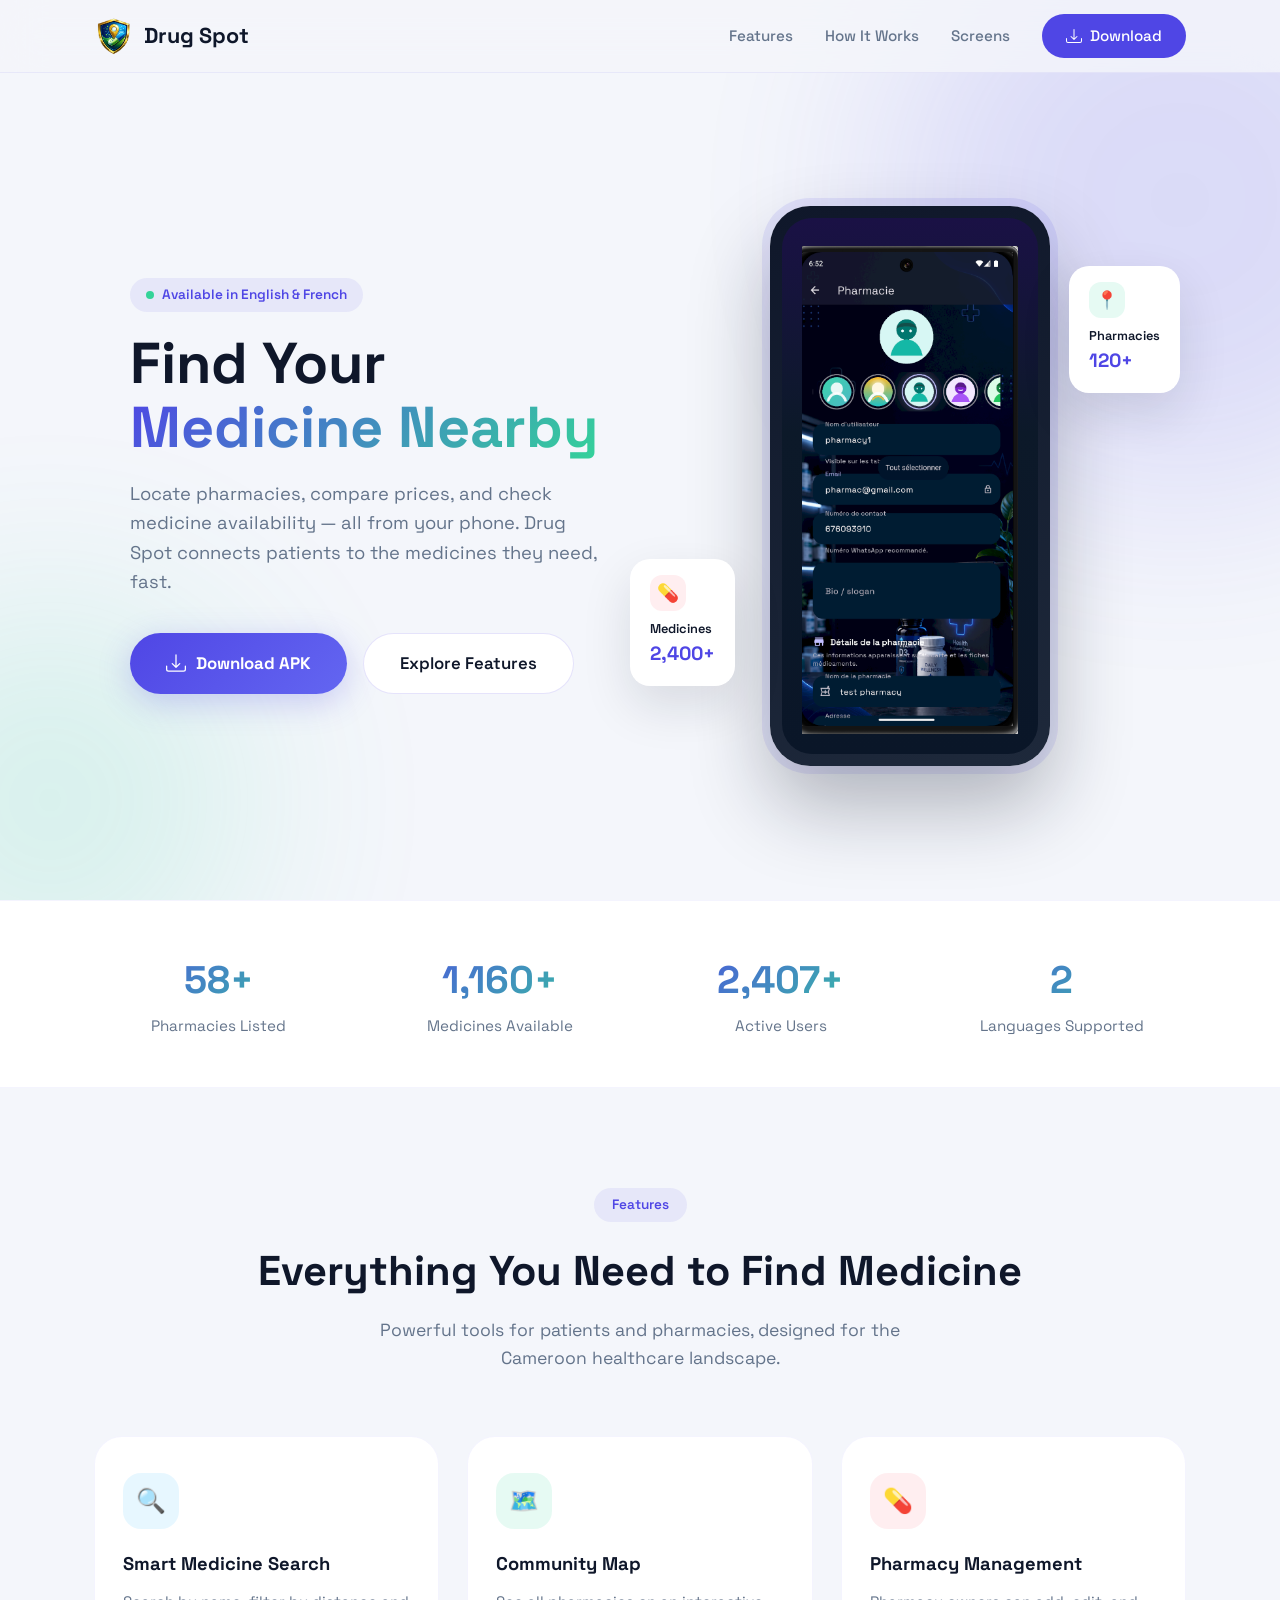
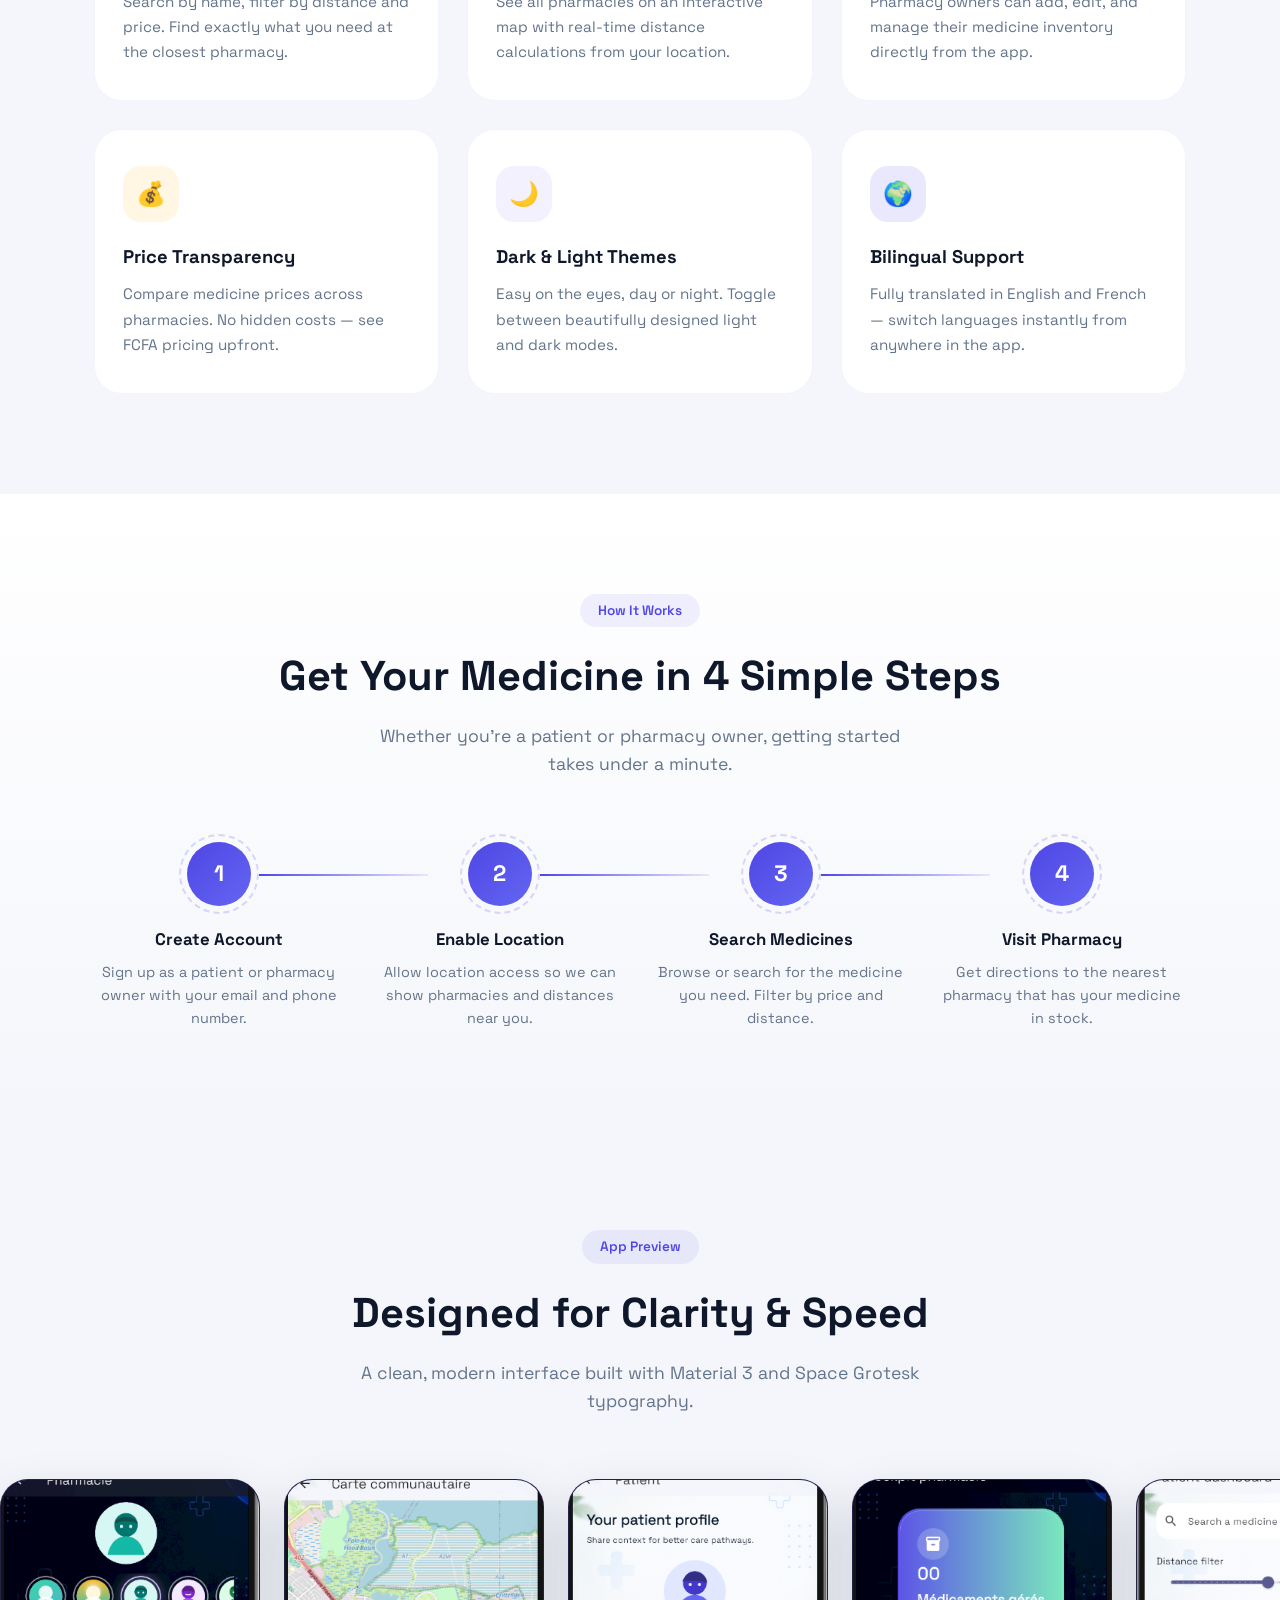
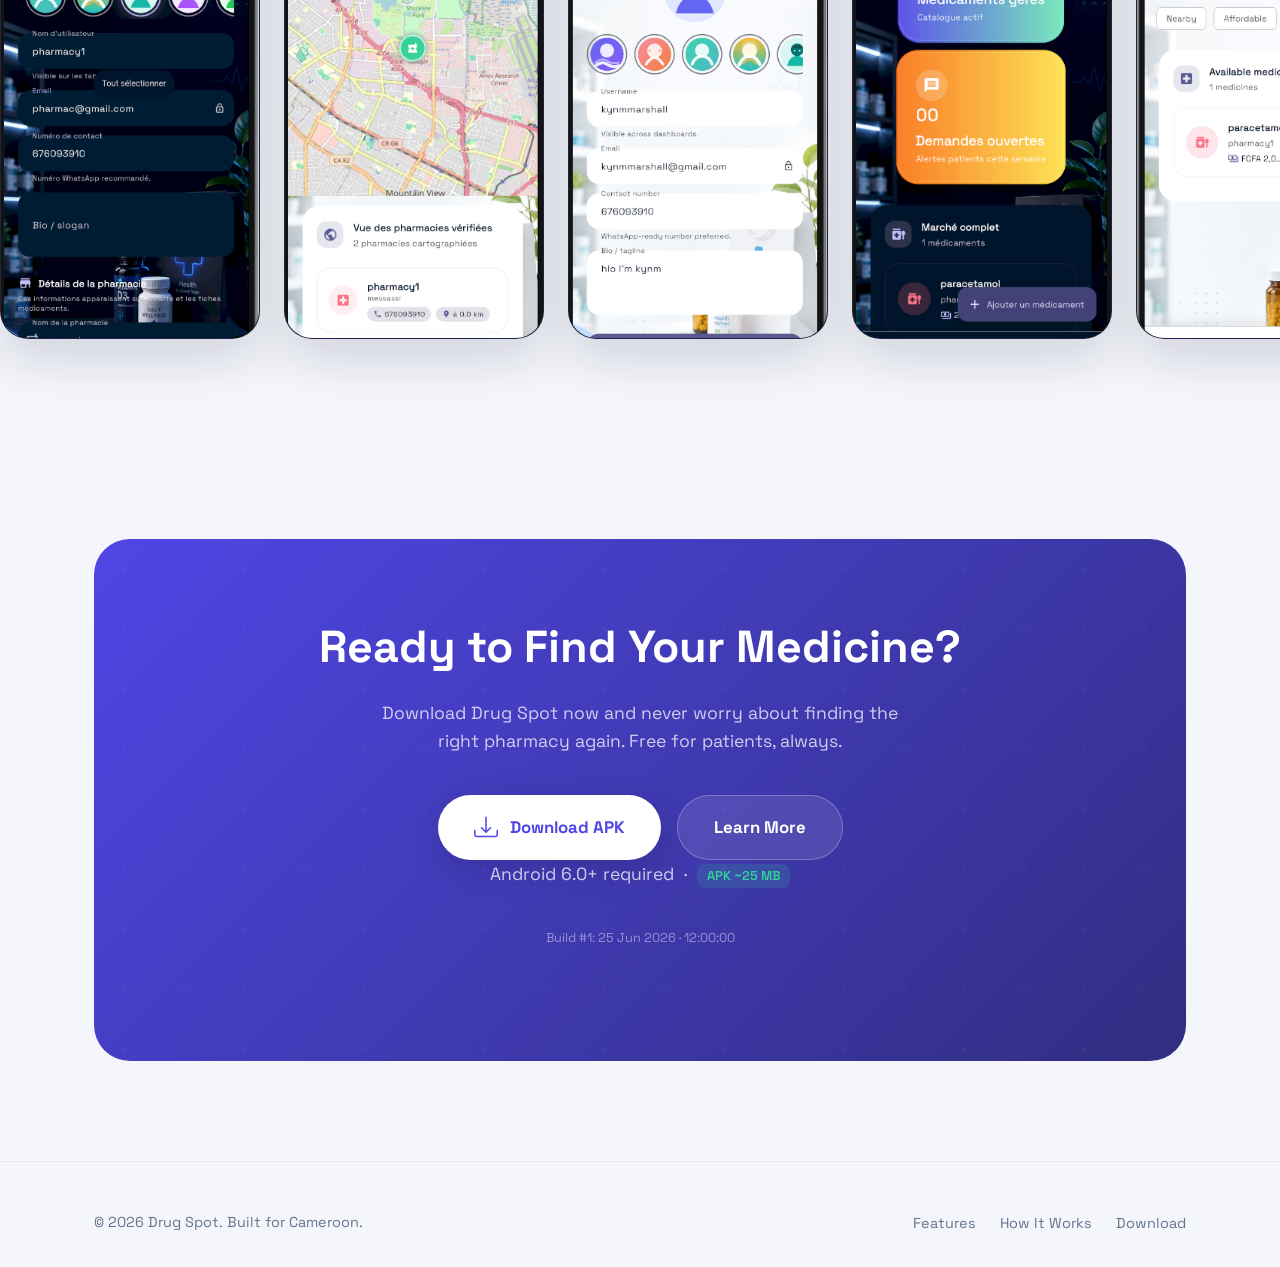
<file: website/index.html>
<!DOCTYPE html>
<html lang="en">
<head>
  <meta charset="UTF-8" />
  <link rel="icon" type="image/png" href="images/logo.png" />
  <meta name="viewport" content="width=device-width, initial-scale=1.0" />
  <title>Drug Spot — Find Medicines Near You</title>
  <link rel="preconnect" href="https://fonts.googleapis.com" />
  <link rel="preconnect" href="https://fonts.gstatic.com" crossorigin />
  <link href="https://fonts.googleapis.com/css2?family=Space+Grotesk:wght@400;500;600;700;800&display=swap" rel="stylesheet" />
  <link rel="stylesheet" href="css/styles.css" />
</head>
<body>

  <!-- ── Nav ── -->
  <nav id="navbar">
    <div class="container nav-inner">
      <a href="#" class="logo">
        <img src="images/logo.png" alt="Drug Spot" class="logo-icon" />
        Drug Spot
      </a>
      <button class="hamburger" id="hamburger" aria-label="Toggle menu">
        <span></span><span></span><span></span>
      </button>
      <ul class="nav-links" id="navLinks">
        <li><a href="#features">Features</a></li>
        <li><a href="#how-it-works">How It Works</a></li>
        <li><a href="#screens">Screens</a></li>
        <li><a href="#download" class="nav-cta">
          <svg width="16" height="16" fill="currentColor" viewBox="0 0 16 16"><path d="M.5 9.9a.5.5 0 0 1 .5.5v2.5a1 1 0 0 0 1 1h12a1 1 0 0 0 1-1v-2.5a.5.5 0 0 1 1 0v2.5a2 2 0 0 1-2 2H2a2 2 0 0 1-2-2v-2.5a.5.5 0 0 1 .5-.5z"/><path d="M7.646 11.854a.5.5 0 0 0 .708 0l3-3a.5.5 0 0 0-.708-.708L8.5 10.293V1.5a.5.5 0 0 0-1 0v8.793L5.354 8.146a.5.5 0 1 0-.708.708l3 3z"/></svg>
          Download
        </a></li>
      </ul>
    </div>
  </nav>

  <!-- ── Hero ── -->
  <section class="hero" id="hero">
    <div class="hero-bg-orb orb1"></div>
    <div class="hero-bg-orb orb2"></div>
    <div class="container hero-grid">
      <div class="hero-text">
        <div class="hero-badge">
          <span class="dot"></span>
          Available in English & French
        </div>
        <h1>
          Find Your<br/>
          <span class="gradient-text">Medicine Nearby</span>
        </h1>
        <p>
          Locate pharmacies, compare prices, and check medicine availability — all from your phone. Drug Spot connects patients to the medicines they need, fast.
        </p>
        <div class="hero-actions">
          <a href="#download" class="btn-primary">
            <svg width="20" height="20" fill="currentColor" viewBox="0 0 16 16"><path d="M.5 9.9a.5.5 0 0 1 .5.5v2.5a1 1 0 0 0 1 1h12a1 1 0 0 0 1-1v-2.5a.5.5 0 0 1 1 0v2.5a2 2 0 0 1-2 2H2a2 2 0 0 1-2-2v-2.5a.5.5 0 0 1 .5-.5z"/><path d="M7.646 11.854a.5.5 0 0 0 .708 0l3-3a.5.5 0 0 0-.708-.708L8.5 10.293V1.5a.5.5 0 0 0-1 0v8.793L5.354 8.146a.5.5 0 1 0-.708.708l3 3z"/></svg>
            Download APK
          </a>
          <a href="#features" class="btn-secondary">
            Explore Features
          </a>
        </div>
      </div>
      <div class="hero-visual">
        <div class="phone-mockup">
          <div class="phone-screen">
            <img src="images/screenshots/1.png" alt="Drug Spot app" style="width:100%;height:100%;object-fit:cover;display:block;">
          </div>
        </div>
        <div class="floating-card float-card-1">
          <div class="float-icon" style="background:rgba(52,211,153,0.12);">📍</div>
          <div class="float-label">Pharmacies</div>
          <div class="float-value">120+</div>
        </div>
        <div class="floating-card float-card-2">
          <div class="float-icon" style="background:rgba(251,113,133,0.12);">💊</div>
          <div class="float-label">Medicines</div>
          <div class="float-value">2,400+</div>
        </div>
      </div>
    </div>
  </section>

  <!-- ── Stats ── -->
  <section class="stats-bar">
    <div class="container">
      <div class="stats-grid">
        <div class="stat-item animate-on-scroll">
          <div class="stat-number" data-count="120">0+</div>
          <div class="stat-label">Pharmacies Listed</div>
        </div>
        <div class="stat-item animate-on-scroll">
          <div class="stat-number" data-count="2400">0+</div>
          <div class="stat-label">Medicines Available</div>
        </div>
        <div class="stat-item animate-on-scroll">
          <div class="stat-number" data-count="5000">0+</div>
          <div class="stat-label">Active Users</div>
        </div>
        <div class="stat-item animate-on-scroll">
          <div class="stat-number">2</div>
          <div class="stat-label">Languages Supported</div>
        </div>
      </div>
    </div>
  </section>

  <!-- ── Features ── -->
  <section class="features" id="features">
    <div class="container">
      <div class="section-header animate-on-scroll">
        <span class="section-tag">Features</span>
        <h2>Everything You Need to Find Medicine</h2>
        <p>Powerful tools for patients and pharmacies, designed for the Cameroon healthcare landscape.</p>
      </div>
      <div class="features-grid">
        <div class="feature-card animate-on-scroll">
          <div class="feature-icon" style="background:rgba(56,189,248,0.12);">🔍</div>
          <h3>Smart Medicine Search</h3>
          <p>Search by name, filter by distance and price. Find exactly what you need at the closest pharmacy.</p>
        </div>
        <div class="feature-card animate-on-scroll">
          <div class="feature-icon" style="background:rgba(52,211,153,0.12);">🗺️</div>
          <h3>Community Map</h3>
          <p>See all pharmacies on an interactive map with real-time distance calculations from your location.</p>
        </div>
        <div class="feature-card animate-on-scroll">
          <div class="feature-icon" style="background:rgba(251,113,133,0.12);">💊</div>
          <h3>Pharmacy Management</h3>
          <p>Pharmacy owners can add, edit, and manage their medicine inventory directly from the app.</p>
        </div>
        <div class="feature-card animate-on-scroll">
          <div class="feature-icon" style="background:rgba(251,191,36,0.12);">💰</div>
          <h3>Price Transparency</h3>
          <p>Compare medicine prices across pharmacies. No hidden costs — see FCFA pricing upfront.</p>
        </div>
        <div class="feature-card animate-on-scroll">
          <div class="feature-icon" style="background:rgba(167,139,250,0.12);">🌙</div>
          <h3>Dark & Light Themes</h3>
          <p>Easy on the eyes, day or night. Toggle between beautifully designed light and dark modes.</p>
        </div>
        <div class="feature-card animate-on-scroll">
          <div class="feature-icon" style="background:rgba(79,70,229,0.12);">🌍</div>
          <h3>Bilingual Support</h3>
          <p>Fully translated in English and French — switch languages instantly from anywhere in the app.</p>
        </div>
      </div>
    </div>
  </section>

  <!-- ── How It Works ── -->
  <section class="how-it-works" id="how-it-works">
    <div class="container">
      <div class="section-header animate-on-scroll">
        <span class="section-tag">How It Works</span>
        <h2>Get Your Medicine in 4 Simple Steps</h2>
        <p>Whether you're a patient or pharmacy owner, getting started takes under a minute.</p>
      </div>
      <div class="steps-grid">
        <div class="step-card animate-on-scroll">
          <div class="step-number">1</div>
          <div class="step-connector"></div>
          <h3>Create Account</h3>
          <p>Sign up as a patient or pharmacy owner with your email and phone number.</p>
        </div>
        <div class="step-card animate-on-scroll">
          <div class="step-number">2</div>
          <div class="step-connector"></div>
          <h3>Enable Location</h3>
          <p>Allow location access so we can show pharmacies and distances near you.</p>
        </div>
        <div class="step-card animate-on-scroll">
          <div class="step-number">3</div>
          <div class="step-connector"></div>
          <h3>Search Medicines</h3>
          <p>Browse or search for the medicine you need. Filter by price and distance.</p>
        </div>
        <div class="step-card animate-on-scroll">
          <div class="step-number">4</div>
          <h3>Visit Pharmacy</h3>
          <p>Get directions to the nearest pharmacy that has your medicine in stock.</p>
        </div>
      </div>
    </div>
  </section>

  <!-- ── App Screens Carousel ── -->
  <section class="screenshots" id="screens">
    <div class="container">
      <div class="section-header animate-on-scroll">
        <span class="section-tag">App Preview</span>
        <h2>Designed for Clarity & Speed</h2>
        <p>A clean, modern interface built with Material 3 and Space Grotesk typography.</p>
      </div>
    </div>
    <div class="screenshot-track" aria-hidden="true">
      <div class="screenshot-item" style="padding:0"><img src="images/screenshots/1.png" alt="App screenshot 1" loading="lazy"></div>
      <div class="screenshot-item" style="padding:0"><img src="images/screenshots/2.png" alt="App screenshot 2" loading="lazy"></div>
      <div class="screenshot-item" style="padding:0"><img src="images/screenshots/3.png" alt="App screenshot 3" loading="lazy"></div>
      <div class="screenshot-item" style="padding:0"><img src="images/screenshots/4.png" alt="App screenshot 4" loading="lazy"></div>
      <div class="screenshot-item" style="padding:0"><img src="images/screenshots/5.png" alt="App screenshot 5" loading="lazy"></div>
      <div class="screenshot-item" style="padding:0"><img src="images/screenshots/6.png" alt="App screenshot 6" loading="lazy"></div>
      <div class="screenshot-item" style="padding:0"><img src="images/screenshots/7.png" alt="App screenshot 7" loading="lazy"></div>
      <!-- Duplicates for infinite scroll -->
      <div class="screenshot-item" style="padding:0"><img src="images/screenshots/1.png" alt="" loading="lazy"></div>
      <div class="screenshot-item" style="padding:0"><img src="images/screenshots/2.png" alt="" loading="lazy"></div>
      <div class="screenshot-item" style="padding:0"><img src="images/screenshots/3.png" alt="" loading="lazy"></div>
      <div class="screenshot-item" style="padding:0"><img src="images/screenshots/4.png" alt="" loading="lazy"></div>
      <div class="screenshot-item" style="padding:0"><img src="images/screenshots/5.png" alt="" loading="lazy"></div>
      <div class="screenshot-item" style="padding:0"><img src="images/screenshots/6.png" alt="" loading="lazy"></div>
      <div class="screenshot-item" style="padding:0"><img src="images/screenshots/7.png" alt="" loading="lazy"></div>
    </div>
  </section>

  <!-- ── Download ── -->
  <section class="download-section" id="download">
    <div class="container">
      <div class="download-card animate-on-scroll">
        <h2>Ready to Find Your Medicine?</h2>
        <p>Download Drug Spot now and never worry about finding the right pharmacy again. Free for patients, always.</p>
        <div class="download-buttons">
          <a href="download/drug_spot.apk" download class="btn-download btn-download-primary" id="downloadBtn">
            <svg width="24" height="24" fill="currentColor" viewBox="0 0 16 16"><path d="M.5 9.9a.5.5 0 0 1 .5.5v2.5a1 1 0 0 0 1 1h12a1 1 0 0 0 1-1v-2.5a.5.5 0 0 1 1 0v2.5a2 2 0 0 1-2 2H2a2 2 0 0 1-2-2v-2.5a.5.5 0 0 1 .5-.5z"/><path d="M7.646 11.854a.5.5 0 0 0 .708 0l3-3a.5.5 0 0 0-.708-.708L8.5 10.293V1.5a.5.5 0 0 0-1 0v8.793L5.354 8.146a.5.5 0 1 0-.708.708l3 3z"/></svg>
            Download APK
          </a>
          <a href="#features" class="btn-download btn-download-outline">
            Learn More
          </a>
        </div>
        <p class="download-note">
          Android 6.0+ required &nbsp;·&nbsp; <span class="apk-size">APK ~25 MB</span>
        </p>
        <p class="download-note" style="margin-top:8px;opacity:0.6;font-size:0.8rem;">
          <span id="buildTimestamp"></span>
        </p>
      </div>
    </div>
  </section>

  <!-- ── Footer ── -->
  <footer>
    <div class="container footer-inner">
      <div class="footer-copy">&copy; 2026 Drug Spot. Built for Cameroon.</div>
      <ul class="footer-links">
        <li><a href="#features">Features</a></li>
        <li><a href="#how-it-works">How It Works</a></li>
        <li><a href="#download">Download</a></li>
      </ul>
    </div>
  </footer>

  <script src="js/main.js"></script>
</body>
</html>
</file>
<file: website/css/styles.css>
*, *::before, *::after { margin: 0; padding: 0; box-sizing: border-box; }

:root {
  --indigo: #4F46E5;
  --indigo-light: #6366F1;
  --emerald: #34D399;
  --sky: #38BDF8;
  --rose: #FB7185;
  --amber: #FBBF24;
  --bg: #F4F6FB;
  --surface: #FFFFFF;
  --text: #0F172A;
  --text-muted: #64748B;
  --radius: 28px;
}

html { scroll-behavior: smooth; }

body {
  font-family: 'Space Grotesk', system-ui, sans-serif;
  background: var(--bg);
  color: var(--text);
  line-height: 1.6;
  overflow-x: hidden;
}

/* ── Utility ── */
.container { max-width: 1140px; margin: 0 auto; padding: 0 24px; }
.sr-only { position: absolute; width: 1px; height: 1px; overflow: hidden; clip: rect(0,0,0,0); }

/* ── Animations ── */
@keyframes fadeUp {
  from { opacity: 0; transform: translateY(40px); }
  to   { opacity: 1; transform: translateY(0); }
}
@keyframes fadeIn {
  from { opacity: 0; }
  to   { opacity: 1; }
}
@keyframes float {
  0%, 100% { transform: translateY(0); }
  50%      { transform: translateY(-14px); }
}
@keyframes pulse-ring {
  0%   { transform: scale(0.8); opacity: 0.5; }
  100% { transform: scale(1.6); opacity: 0; }
}
@keyframes slide-in-left {
  from { opacity: 0; transform: translateX(-60px); }
  to   { opacity: 1; transform: translateX(0); }
}
@keyframes slide-in-right {
  from { opacity: 0; transform: translateX(60px); }
  to   { opacity: 1; transform: translateX(0); }
}
@keyframes gradient-shift {
  0%   { background-position: 0% 50%; }
  50%  { background-position: 100% 50%; }
  100% { background-position: 0% 50%; }
}
@keyframes count-pulse {
  0%, 100% { transform: scale(1); }
  50%      { transform: scale(1.1); }
}

.animate-on-scroll {
  opacity: 0;
  transform: translateY(40px);
  transition: opacity 0.7s ease, transform 0.7s ease;
}
.animate-on-scroll.visible {
  opacity: 1;
  transform: translateY(0);
}

/* ── Navbar ── */
nav {
  position: fixed; top: 0; left: 0; right: 0; z-index: 100;
  background: rgba(244, 246, 251, 0.8);
  backdrop-filter: blur(20px);
  -webkit-backdrop-filter: blur(20px);
  border-bottom: 1px solid rgba(79, 70, 229, 0.08);
  transition: box-shadow 0.3s;
}
nav.scrolled { box-shadow: 0 4px 30px rgba(79, 70, 229, 0.08); }
.nav-inner {
  display: flex; align-items: center; justify-content: space-between;
  height: 72px;
}
.logo {
  display: flex; align-items: center; gap: 10px;
  font-weight: 800; font-size: 1.35rem;
  text-decoration: none; color: var(--text);
}
.logo-icon {
  width: 40px; height: 40px; border-radius: 14px;
  object-fit: cover;
}
.nav-links { display: flex; align-items: center; gap: 32px; list-style: none; }
.nav-links a {
  text-decoration: none; color: var(--text-muted);
  font-weight: 500; font-size: 0.95rem;
  transition: color 0.25s;
}
.nav-links a:hover { color: var(--indigo); }
.nav-cta {
  display: inline-flex; align-items: center; gap: 8px;
  padding: 10px 24px; border-radius: 999px;
  background: var(--indigo); color: #fff !important;
  font-weight: 600; transition: transform 0.2s, box-shadow 0.2s;
}
.nav-cta:hover {
  transform: translateY(-2px);
  box-shadow: 0 8px 24px rgba(79, 70, 229, 0.3);
}
.hamburger {
  display: none; background: none; border: none; cursor: pointer;
  width: 36px; height: 36px; position: relative;
}
.hamburger span {
  display: block; width: 24px; height: 2px; background: var(--text);
  border-radius: 2px; position: absolute; left: 6px;
  transition: 0.3s;
}
.hamburger span:nth-child(1) { top: 10px; }
.hamburger span:nth-child(2) { top: 17px; }
.hamburger span:nth-child(3) { top: 24px; }
.hamburger.open span:nth-child(1) { top: 17px; transform: rotate(45deg); }
.hamburger.open span:nth-child(2) { opacity: 0; }
.hamburger.open span:nth-child(3) { top: 17px; transform: rotate(-45deg); }

/* ── Hero ── */
.hero {
  min-height: 100vh; display: flex; align-items: center;
  padding-top: 72px; position: relative; overflow: hidden;
}
.hero-bg-orb {
  position: absolute; border-radius: 50%; filter: blur(100px); opacity: 0.15;
  pointer-events: none;
}
.hero-bg-orb.orb1 {
  width: 600px; height: 600px; top: -100px; right: -200px;
  background: var(--indigo);
}
.hero-bg-orb.orb2 {
  width: 400px; height: 400px; bottom: -100px; left: -150px;
  background: var(--emerald);
}
.hero-grid {
  display: grid; grid-template-columns: 1fr 1fr;
  gap: 60px; align-items: center; position: relative; z-index: 1;
}
.hero-text { animation: fadeUp 0.9s ease both; }
.hero-badge {
  display: inline-flex; align-items: center; gap: 8px;
  padding: 6px 16px; border-radius: 999px;
  background: rgba(79, 70, 229, 0.08);
  color: var(--indigo); font-weight: 600; font-size: 0.85rem;
  margin-bottom: 20px;
}
.hero-badge .dot {
  width: 8px; height: 8px; border-radius: 50%;
  background: var(--emerald);
  animation: count-pulse 2s ease infinite;
}
.hero h1 {
  font-size: clamp(2.4rem, 5vw, 3.6rem);
  font-weight: 800; line-height: 1.1;
  margin-bottom: 20px;
}
.hero h1 .gradient-text {
  background: linear-gradient(135deg, var(--indigo), var(--emerald));
  -webkit-background-clip: text; background-clip: text;
  -webkit-text-fill-color: transparent;
}
.hero p {
  font-size: 1.15rem; color: var(--text-muted);
  max-width: 480px; margin-bottom: 36px;
}
.hero-actions { display: flex; gap: 16px; flex-wrap: wrap; }
.btn-primary {
  display: inline-flex; align-items: center; gap: 10px;
  padding: 16px 36px; border-radius: 999px;
  background: linear-gradient(135deg, var(--indigo), var(--indigo-light));
  color: #fff; font-weight: 700; font-size: 1.05rem;
  text-decoration: none; border: none; cursor: pointer;
  transition: transform 0.25s, box-shadow 0.25s;
  box-shadow: 0 8px 32px rgba(79, 70, 229, 0.25);
}
.btn-primary:hover {
  transform: translateY(-3px);
  box-shadow: 0 12px 40px rgba(79, 70, 229, 0.35);
}
.btn-secondary {
  display: inline-flex; align-items: center; gap: 10px;
  padding: 16px 36px; border-radius: 999px;
  background: var(--surface); color: var(--text);
  font-weight: 600; font-size: 1.05rem;
  text-decoration: none; border: 1px solid rgba(79, 70, 229, 0.15);
  transition: transform 0.25s, border-color 0.25s;
}
.btn-secondary:hover {
  transform: translateY(-3px);
  border-color: var(--indigo);
}
.hero-visual {
  display: flex; justify-content: center; align-items: center;
  position: relative;
  animation: fadeIn 1.2s ease 0.3s both;
}
.phone-mockup {
  width: 280px; height: 560px;
  border-radius: 40px;
  background: linear-gradient(160deg, #0F172A, #1E293B);
  box-shadow: 0 40px 80px rgba(15, 23, 42, 0.3),
              0 0 0 8px rgba(79, 70, 229, 0.1);
  padding: 12px;
  animation: float 6s ease-in-out infinite;
  position: relative; z-index: 2;
}
.phone-screen {
  width: 100%; height: 100%;
  border-radius: 30px;
  background: linear-gradient(180deg, #1a1145 0%, #0c1929 40%, #0a1628 100%);
  display: flex; flex-direction: column;
  padding: 28px 20px 20px;
  overflow: hidden; position: relative;
}
.phone-notch {
  width: 100px; height: 28px;
  background: #0F172A; border-radius: 0 0 18px 18px;
  position: absolute; top: 0; left: 50%; transform: translateX(-50%);
}
.phone-header {
  color: #fff; font-weight: 700; font-size: 1.1rem;
  margin-top: 14px; margin-bottom: 16px;
}
.phone-search {
  background: rgba(255,255,255,0.08);
  border-radius: 16px; padding: 12px 16px;
  color: rgba(255,255,255,0.4); font-size: 0.85rem;
  margin-bottom: 16px; display: flex; align-items: center; gap: 8px;
}
.phone-card {
  background: rgba(255,255,255,0.06);
  border: 1px solid rgba(255,255,255,0.08);
  border-radius: 20px; padding: 16px;
  margin-bottom: 10px;
  animation: fadeUp 0.6s ease both;
}
.phone-card:nth-child(2) { animation-delay: 0.15s; }
.phone-card:nth-child(3) { animation-delay: 0.3s; }
.phone-card-name { color: #fff; font-weight: 600; font-size: 0.9rem; margin-bottom: 4px; }
.phone-card-sub { color: rgba(255,255,255,0.5); font-size: 0.75rem; margin-bottom: 8px; }
.phone-card-row { display: flex; justify-content: space-between; align-items: center; }
.phone-card-price { color: var(--emerald); font-weight: 700; font-size: 0.85rem; }
.phone-card-dist { color: var(--sky); font-size: 0.75rem; }
.phone-card-dot {
  width: 10px; height: 10px; border-radius: 50%;
  display: inline-block; margin-right: 6px;
}
.floating-card {
  position: absolute; border-radius: 20px;
  background: var(--surface);
  box-shadow: 0 20px 50px rgba(15, 23, 42, 0.12);
  padding: 16px 20px;
  z-index: 3;
}
.float-card-1 {
  top: 60px; right: -30px;
  animation: float 5s ease-in-out 0.5s infinite;
}
.float-card-2 {
  bottom: 80px; left: -40px;
  animation: float 5s ease-in-out 1s infinite;
}
.float-icon {
  width: 36px; height: 36px; border-radius: 12px;
  display: flex; align-items: center; justify-content: center;
  font-size: 1.1rem; margin-bottom: 8px;
}
.float-label { font-weight: 600; font-size: 0.8rem; color: var(--text); }
.float-value { font-weight: 800; font-size: 1.2rem; color: var(--indigo); }

/* ── Stats bar ── */
.stats-bar {
  padding: 48px 0;
  background: var(--surface);
  border-top: 1px solid rgba(79, 70, 229, 0.06);
  border-bottom: 1px solid rgba(79, 70, 229, 0.06);
}
.stats-grid {
  display: grid; grid-template-columns: repeat(4, 1fr);
  gap: 32px; text-align: center;
}
.stat-item { animation: fadeUp 0.6s ease both; }
.stat-number {
  font-size: 2.4rem; font-weight: 800;
  background: linear-gradient(135deg, var(--indigo), var(--emerald));
  -webkit-background-clip: text; background-clip: text;
  -webkit-text-fill-color: transparent;
}
.stat-label { color: var(--text-muted); font-size: 0.95rem; margin-top: 4px; }

/* ── Features ── */
.features { padding: 100px 0; }
.section-header { text-align: center; margin-bottom: 64px; }
.section-tag {
  display: inline-block; padding: 6px 18px;
  border-radius: 999px; font-size: 0.85rem;
  font-weight: 600; margin-bottom: 16px;
  background: rgba(79, 70, 229, 0.08); color: var(--indigo);
}
.section-header h2 {
  font-size: clamp(1.8rem, 3.5vw, 2.6rem);
  font-weight: 800; margin-bottom: 12px;
}
.section-header p { color: var(--text-muted); font-size: 1.1rem; max-width: 560px; margin: 0 auto; }
.features-grid {
  display: grid; grid-template-columns: repeat(3, 1fr);
  gap: 28px;
}
.feature-card {
  background: var(--surface);
  border-radius: var(--radius);
  padding: 36px 28px;
  border: 1px solid rgba(79, 70, 229, 0.06);
  transition: transform 0.35s, box-shadow 0.35s;
  position: relative; overflow: hidden;
}
.feature-card::before {
  content: ''; position: absolute; top: 0; left: 0; right: 0;
  height: 4px; border-radius: 28px 28px 0 0;
  background: linear-gradient(90deg, var(--indigo), var(--emerald));
  transform: scaleX(0); transform-origin: left;
  transition: transform 0.4s ease;
}
.feature-card:hover::before { transform: scaleX(1); }
.feature-card:hover {
  transform: translateY(-6px);
  box-shadow: 0 20px 50px rgba(79, 70, 229, 0.1);
}
.feature-icon {
  width: 56px; height: 56px; border-radius: 18px;
  display: flex; align-items: center; justify-content: center;
  font-size: 1.5rem; margin-bottom: 20px;
}
.feature-card h3 { font-size: 1.15rem; font-weight: 700; margin-bottom: 10px; }
.feature-card p { color: var(--text-muted); font-size: 0.95rem; line-height: 1.65; }

/* ── How it works ── */
.how-it-works {
  padding: 100px 0;
  background: linear-gradient(180deg, var(--surface) 0%, var(--bg) 100%);
}
.steps-grid {
  display: grid; grid-template-columns: repeat(4, 1fr);
  gap: 32px; margin-top: 64px;
}
.step-card { text-align: center; position: relative; }
.step-number {
  width: 64px; height: 64px; border-radius: 50%;
  background: linear-gradient(135deg, var(--indigo), var(--indigo-light));
  color: #fff; font-weight: 800; font-size: 1.4rem;
  display: flex; align-items: center; justify-content: center;
  margin: 0 auto 20px; position: relative;
}
.step-number::after {
  content: ''; position: absolute;
  width: 80px; height: 80px; border-radius: 50%;
  border: 2px dashed rgba(79, 70, 229, 0.2);
  top: -8px; left: -8px;
  animation: pulse-ring 3s ease infinite;
}
.step-card h3 { font-size: 1.05rem; font-weight: 700; margin-bottom: 8px; }
.step-card p { color: var(--text-muted); font-size: 0.9rem; }
.step-connector {
  position: absolute; top: 32px; left: calc(50% + 40px); right: calc(-50% + 40px);
  height: 2px; background: linear-gradient(90deg, var(--indigo), rgba(79,70,229,0.1));
}
.step-card:last-child .step-connector { display: none; }

/* ── Screenshots ── */
.screenshots { padding: 100px 0; overflow: hidden; }
.screenshot-track {
  display: flex; gap: 24px;
  animation: scroll-x 30s linear infinite;
  width: max-content;
}
@keyframes scroll-x {
  from { transform: translateX(0); }
  to   { transform: translateX(-50%); }
}
.screenshot-item {
  width: 260px; height: 460px; flex-shrink: 0;
  border-radius: 28px; overflow: hidden;
  background: linear-gradient(160deg, #1a1145, #0c1929);
  box-shadow: 0 20px 50px rgba(15, 23, 42, 0.15);
  display: flex; flex-direction: column;
  padding: 24px 18px;
  border: 1px solid rgba(255,255,255,0.06);
  transition: transform 0.35s;
}
.screenshot-item:hover { transform: scale(1.04); }
.screenshot-item img { width: 100%; height: 100%; object-fit: cover; display: block; }
.ss-title { color: #fff; font-weight: 700; font-size: 0.95rem; margin-bottom: 6px; }
.ss-sub { color: rgba(255,255,255,0.5); font-size: 0.8rem; margin-bottom: 16px; }
.ss-content { flex: 1; display: flex; flex-direction: column; gap: 8px; }
.ss-row {
  background: rgba(255,255,255,0.06); border-radius: 14px;
  padding: 12px; display: flex; align-items: center; gap: 10px;
}
.ss-dot { width: 32px; height: 32px; border-radius: 10px; flex-shrink: 0; }
.ss-line { height: 8px; border-radius: 4px; background: rgba(255,255,255,0.1); }
.ss-line.w60 { width: 60%; }
.ss-line.w40 { width: 40%; }
.ss-line.w80 { width: 80%; }
.ss-badge {
  display: inline-block; padding: 4px 10px; border-radius: 8px;
  font-size: 0.7rem; font-weight: 600;
}

/* ── Download CTA ── */
.download-section {
  padding: 100px 0;
}
.download-card {
  background: linear-gradient(135deg, var(--indigo), #312E81);
  border-radius: 36px; padding: 72px 60px;
  text-align: center; position: relative; overflow: hidden;
}
.download-card::before {
  content: ''; position: absolute; inset: 0;
  background: url("data:image/svg+xml,%3Csvg width='60' height='60' viewBox='0 0 60 60' xmlns='http://www.w3.org/2000/svg'%3E%3Cg fill='none' fill-rule='evenodd'%3E%3Cg fill='%23ffffff' fill-opacity='0.03'%3E%3Ccircle cx='30' cy='30' r='2'/%3E%3C/g%3E%3C/g%3E%3C/svg%3E");
}
.download-card * { position: relative; z-index: 1; }
.download-card h2 {
  font-size: clamp(1.8rem, 3.5vw, 2.8rem);
  font-weight: 800; color: #fff; margin-bottom: 16px;
}
.download-card p {
  color: rgba(255,255,255,0.75); font-size: 1.1rem;
  max-width: 520px; margin: 0 auto 40px;
}
.download-buttons { display: flex; gap: 16px; justify-content: center; flex-wrap: wrap; }
.btn-download {
  display: inline-flex; align-items: center; gap: 12px;
  padding: 18px 36px; border-radius: 999px;
  font-weight: 700; font-size: 1.05rem;
  text-decoration: none; border: none; cursor: pointer;
  transition: transform 0.25s, box-shadow 0.25s;
}
.btn-download-primary {
  background: #fff; color: var(--indigo);
  box-shadow: 0 8px 32px rgba(0,0,0,0.15);
}
.btn-download-primary:hover {
  transform: translateY(-3px);
  box-shadow: 0 12px 40px rgba(0,0,0,0.2);
}
.btn-download-outline {
  background: rgba(255,255,255,0.1);
  color: #fff; border: 1px solid rgba(255,255,255,0.25);
}
.btn-download-outline:hover {
  transform: translateY(-3px);
  background: rgba(255,255,255,0.15);
}
.download-note {
  color: rgba(255,255,255,0.5); font-size: 0.85rem;
  margin-top: 20px;
}
.apk-size {
  display: inline-flex; align-items: center; gap: 4px;
  background: rgba(52,211,153,0.15); color: var(--emerald);
  padding: 2px 10px; border-radius: 8px;
  font-size: 0.8rem; font-weight: 600;
}

/* ── Footer ── */
footer {
  padding: 48px 0 32px;
  border-top: 1px solid rgba(79, 70, 229, 0.08);
}
.footer-inner {
  display: flex; justify-content: space-between; align-items: center;
  flex-wrap: wrap; gap: 16px;
}
.footer-copy { color: var(--text-muted); font-size: 0.9rem; }
.footer-links { display: flex; gap: 24px; list-style: none; }
.footer-links a {
  color: var(--text-muted); text-decoration: none; font-size: 0.9rem;
  transition: color 0.25s;
}
.footer-links a:hover { color: var(--indigo); }

/* ── Mobile ── */
@media (max-width: 768px) {
  .nav-links { display: none; }
  .hamburger { display: block; }
  .nav-links.open {
    display: flex; flex-direction: column;
    position: absolute; top: 72px; left: 0; right: 0;
    background: var(--surface); padding: 24px;
    box-shadow: 0 20px 40px rgba(0,0,0,0.08);
    gap: 20px;
  }
  .hero-grid { grid-template-columns: 1fr; text-align: center; }
  .hero p { margin: 0 auto 36px; }
  .hero-actions { justify-content: center; }
  .hero-visual { margin-top: 40px; }
  .float-card-1 { right: -10px; top: 20px; }
  .float-card-2 { left: -10px; bottom: 40px; }
  .stats-grid { grid-template-columns: repeat(2, 1fr); }
  .features-grid { grid-template-columns: 1fr; }
  .steps-grid { grid-template-columns: repeat(2, 1fr); }
  .step-connector { display: none !important; }
  .download-card { padding: 48px 28px; }
  .footer-inner { flex-direction: column; text-align: center; }
}
@media (max-width: 480px) {
  .stats-grid { grid-template-columns: 1fr; }
  .steps-grid { grid-template-columns: 1fr; }
  .phone-mockup { width: 230px; height: 460px; }
}
</file>
